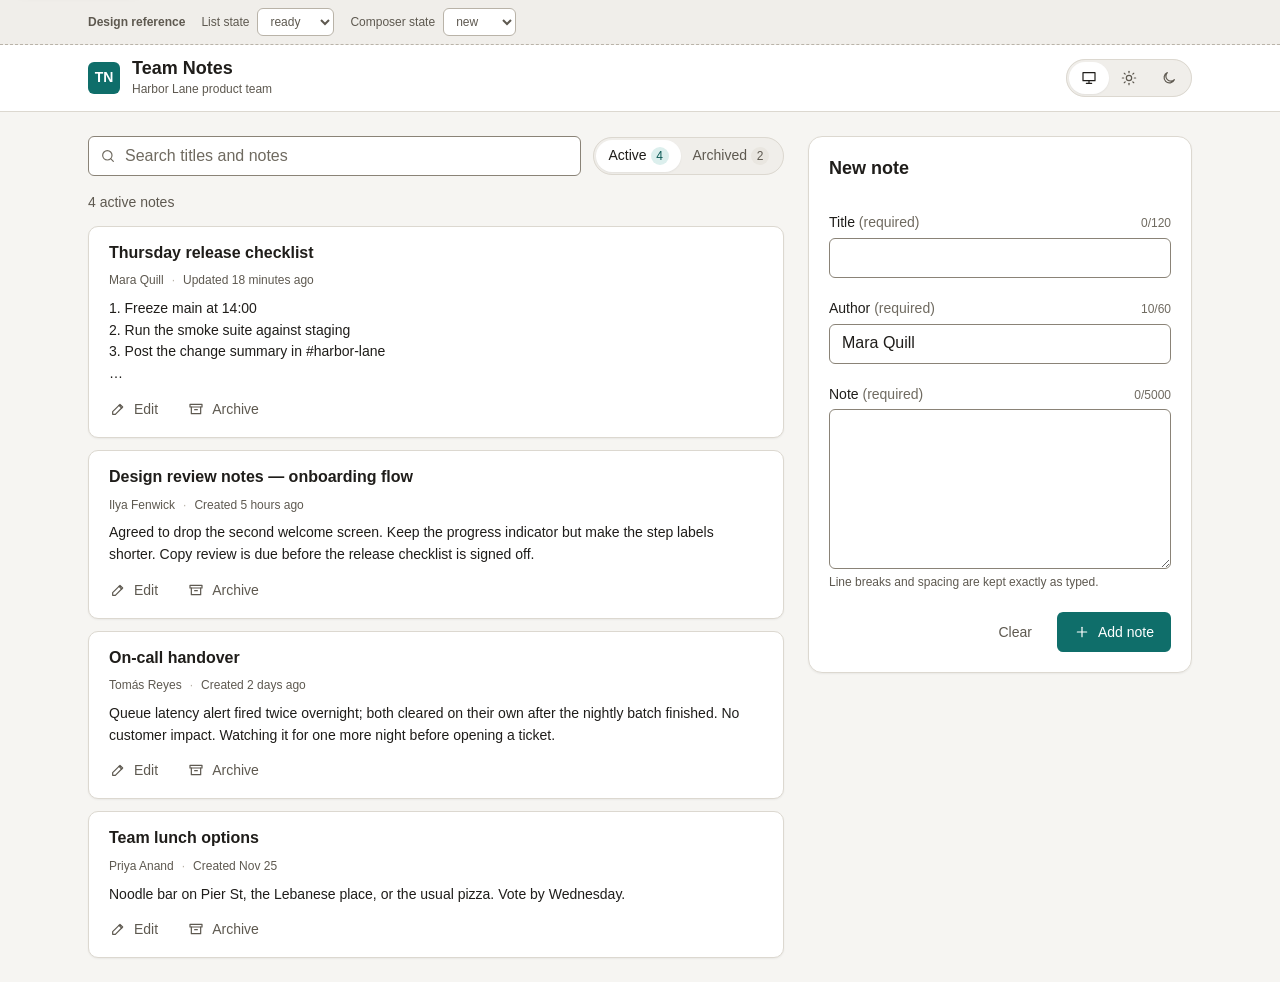
<file: web/reference.html>
<!doctype html>
<html lang="en">
  <head>
    <meta charset="utf-8" />
    <meta name="viewport" content="width=device-width, initial-scale=1" />
    <meta name="color-scheme" content="light dark" />
    <title>Team Notes — design reference</title>
    <link rel="icon" href="data:," />
    <script>
      // Apply the saved theme before first paint to avoid a flash (mirrors applyTheme in components.js).
      try {
        const t = localStorage.getItem("team-notes-theme");
        if (t === "light" || t === "dark") document.documentElement.setAttribute("data-theme", t);
      } catch {}
    </script>
    <link rel="stylesheet" href="styles.css" />
  </head>
  <body>
    <div id="app"></div>
    <noscript>Team Notes needs JavaScript enabled.</noscript>
    <script type="module" src="reference.js"></script>
  </body>
</html>
</file>
<file: web/styles.css>
/*
 * Team Notes — visual foundation.
 * Design authority: docs/design.md. All colour, type, spacing, radius and
 * motion values live in the token block below; components use only tokens.
 */

/* ---------- Tokens: light (default) ---------- */
:root {
  color-scheme: light;

  /* system-ui is deliberately omitted: on some Linux setups it maps to a CJK face without bold weights. */
  --font-sans: -apple-system, BlinkMacSystemFont, "Segoe UI", Roboto, "Noto Sans", "Helvetica Neue", Arial,
    "Liberation Sans", sans-serif;
  --font-mono: ui-monospace, "SFMono-Regular", Menlo, Consolas, monospace;

  --text-xs: 0.75rem;   /* 12 */
  --text-sm: 0.875rem;  /* 14 */
  --text-md: 1rem;      /* 16 */
  --text-lg: 1.125rem;  /* 18 */
  --text-xl: 1.375rem;  /* 22 */
  --leading-tight: 1.3;
  --leading-body: 1.55;
  --weight-regular: 400;
  --weight-medium: 500;
  --weight-semibold: 600;

  --space-1: 0.25rem;
  --space-2: 0.5rem;
  --space-3: 0.75rem;
  --space-4: 1rem;
  --space-5: 1.25rem;
  --space-6: 1.5rem;
  --space-8: 2rem;
  --space-10: 2.5rem;

  --radius-sm: 6px;
  --radius-md: 10px;
  --radius-lg: 14px;
  --radius-pill: 999px;

  --layout-max: 72rem;
  --layout-aside: 24rem;
  --control-height: 2.5rem;

  --duration-fast: 120ms;
  --duration-base: 180ms;
  --ease: cubic-bezier(0.2, 0, 0, 1);

  /* Neutral surfaces (slightly warm) */
  --color-bg: #f6f5f2;
  --color-surface: #ffffff;
  --color-surface-muted: #f0eeea;
  --color-surface-sunken: #e9e6e0;
  --color-selected: #ffffff;
  --color-border: #dcd8d0;
  --color-border-strong: #b9b3a8;
  --color-border-input: #8a8377; /* ≥3:1 against surface for form-control boundaries */
  --color-text: #1f1d1a;
  --color-text-muted: #5e5950;
  --color-text-subtle: #6f6a60;

  /* Accent (deep teal) */
  --color-accent: #0f6e6a;
  --color-accent-hover: #0b5955;
  --color-accent-soft: #dcefed;
  --color-accent-text: #0b5955;
  --color-on-accent: #ffffff;

  /* Status */
  --color-danger: #b42318;
  --color-danger-hover: #93190f;
  --color-danger-soft: #fdecea;
  --color-success: #1d7a46;
  --color-success-soft: #e3f4ea;
  --color-warning: #8a5a00;
  --color-warning-soft: #fdf3dc;
  --color-info-soft: #e6eef8;
  --color-info: #1f5a9e;

  --color-focus: #2b6fd6;
  --focus-ring: 0 0 0 2px var(--color-surface), 0 0 0 4px var(--color-focus);

  --shadow-sm: 0 1px 2px rgb(31 29 26 / 0.06);
  --shadow-md: 0 2px 8px rgb(31 29 26 / 0.08), 0 1px 2px rgb(31 29 26 / 0.06);

  --skeleton-a: #ece9e3;
  --skeleton-b: #f6f4f0;
}

/* ---------- Tokens: dark ---------- */
:root[data-theme="dark"] {
  color-scheme: dark;
  --color-bg: #141513;
  --color-surface: #1d1f1c;
  --color-surface-muted: #252824;
  --color-surface-sunken: #111210;
  --color-selected: #3a3e37;
  --color-border: #343832;
  --color-border-strong: #4d534b;
  --color-border-input: #71786e;
  --color-text: #ecebe6;
  --color-text-muted: #b4b2aa;
  --color-text-subtle: #9f9d95;
  --color-accent: #4fbdb5;
  --color-accent-hover: #6fd0c8;
  --color-accent-soft: #1a3533;
  --color-accent-text: #7fd6cf;
  --color-on-accent: #0b1a19;
  --color-danger: #f0857a;
  --color-danger-hover: #f6a39a;
  --color-danger-soft: #3a1f1c;
  --color-success: #6fcf97;
  --color-success-soft: #19301f;
  --color-warning: #e7b75a;
  --color-warning-soft: #352a14;
  --color-info-soft: #1b2a3d;
  --color-info: #8ab8ef;
  --color-focus: #7fb0ff;
  --shadow-sm: 0 1px 2px rgb(0 0 0 / 0.4);
  --shadow-md: 0 2px 10px rgb(0 0 0 / 0.45);
  --skeleton-a: #262924;
  --skeleton-b: #30332e;
}

/* "system" (no explicit choice) follows the OS preference. Keep in sync with the block above. */
@media (prefers-color-scheme: dark) {
  :root:not([data-theme="light"]):not([data-theme="dark"]) {
    color-scheme: dark;
    --color-bg: #141513;
    --color-surface: #1d1f1c;
    --color-surface-muted: #252824;
    --color-surface-sunken: #111210;
    --color-selected: #3a3e37;
    --color-border: #343832;
    --color-border-strong: #4d534b;
    --color-border-input: #71786e;
    --color-text: #ecebe6;
    --color-text-muted: #b4b2aa;
    --color-text-subtle: #9f9d95;
    --color-accent: #4fbdb5;
    --color-accent-hover: #6fd0c8;
    --color-accent-soft: #1a3533;
    --color-accent-text: #7fd6cf;
    --color-on-accent: #0b1a19;
    --color-danger: #f0857a;
    --color-danger-hover: #f6a39a;
    --color-danger-soft: #3a1f1c;
    --color-success: #6fcf97;
    --color-success-soft: #19301f;
    --color-warning: #e7b75a;
    --color-warning-soft: #352a14;
    --color-info-soft: #1b2a3d;
    --color-info: #8ab8ef;
    --color-focus: #7fb0ff;
    --shadow-sm: 0 1px 2px rgb(0 0 0 / 0.4);
    --shadow-md: 0 2px 10px rgb(0 0 0 / 0.45);
    --skeleton-a: #262924;
    --skeleton-b: #30332e;
  }
}

/* ---------- Base ---------- */
*,
*::before,
*::after {
  box-sizing: border-box;
}

html {
  -webkit-text-size-adjust: 100%;
}

body {
  margin: 0;
  min-height: 100vh;
  background: var(--color-bg);
  color: var(--color-text);
  font-family: var(--font-sans);
  font-size: var(--text-md);
  line-height: var(--leading-body);
}

h1,
h2,
h3,
p {
  margin: 0;
}

button,
input,
textarea,
select {
  font: inherit;
  color: inherit;
}

:focus-visible {
  outline: none;
  box-shadow: var(--focus-ring);
}

.tn-visually-hidden {
  position: absolute !important;
  width: 1px;
  height: 1px;
  padding: 0;
  margin: -1px;
  overflow: hidden;
  clip: rect(0 0 0 0);
  white-space: nowrap;
  border: 0;
}

.tn-skip-link {
  position: absolute;
  left: var(--space-4);
  top: -3rem;
  z-index: 10;
  padding: var(--space-2) var(--space-4);
  background: var(--color-surface);
  color: var(--color-text);
  border-radius: var(--radius-sm);
  box-shadow: var(--shadow-md);
}

.tn-skip-link:focus {
  top: var(--space-2);
}

@media (prefers-reduced-motion: reduce) {
  *,
  *::before,
  *::after {
    animation-duration: 0.01ms !important;
    transition-duration: 0.01ms !important;
  }
}

/* ---------- Shell ---------- */
.tn-shell {
  min-height: 100vh;
  display: flex;
  flex-direction: column;
}

.tn-header {
  border-bottom: 1px solid var(--color-border);
  background: var(--color-surface);
}

.tn-header__inner {
  max-width: var(--layout-max);
  margin: 0 auto;
  padding: var(--space-3) var(--space-6);
  display: flex;
  align-items: center;
  gap: var(--space-4);
}

.tn-brand {
  display: flex;
  align-items: center;
  gap: var(--space-3);
  min-width: 0;
  margin-right: auto;
}

.tn-brand__mark {
  flex: none;
  width: 2rem;
  height: 2rem;
  border-radius: var(--radius-sm);
  background: var(--color-accent);
  color: var(--color-on-accent);
  display: grid;
  place-items: center;
  font-weight: var(--weight-semibold);
  font-size: var(--text-sm);
}

.tn-brand__title {
  font-size: var(--text-lg);
  font-weight: var(--weight-semibold);
  line-height: var(--leading-tight);
}

.tn-brand__subtitle {
  font-size: var(--text-xs);
  color: var(--color-text-muted);
}

.tn-main {
  flex: 1;
  width: 100%;
  max-width: var(--layout-max);
  margin: 0 auto;
  padding: var(--space-6);
  display: grid;
  grid-template-columns: minmax(0, 1fr) var(--layout-aside);
  grid-template-areas: "list aside";
  gap: var(--space-6);
  align-items: start;
  /* Keep auto rows at content height; flex:1 must not stretch them apart. */
  align-content: start;
}

.tn-main__list {
  grid-area: list;
  display: flex;
  flex-direction: column;
  gap: var(--space-4);
  min-width: 0;
}

.tn-main__aside {
  grid-area: aside;
  position: sticky;
  top: var(--space-6);
  display: flex;
  flex-direction: column;
  gap: var(--space-4);
}

/* The existing editor is a disclosure on narrow screens; closing keeps its DOM/draft. */
.tn-main__aside[hidden] { display: none; }
.tn-editor-open { align-self: flex-start; }
.tn-editor-actions { display: flex; align-items: center; gap: var(--space-2); }
.tn-button.tn-editor-close { display: none; }

/* Tablet & phone: notes first; the editor occupies the top row only while open. */
@media (max-width: 56rem) {
  .tn-main {
    grid-template-columns: minmax(0, 1fr);
    grid-template-areas:
      "aside"
      "list";
    padding: var(--space-5) var(--space-5);
    gap: var(--space-5);
  }

  .tn-main__aside {
    position: static;
  }

  .tn-button.tn-editor-close { display: inline-flex; }
  .tn-main:has(.tn-main__aside[hidden]) { grid-template-areas: "list"; }
}

@media (max-width: 36rem) {
  .tn-header__inner {
    padding: var(--space-3) var(--space-4);
  }

  .tn-brand__subtitle {
    display: none;
  }

  .tn-main {
    padding: var(--space-4);
    gap: var(--space-4);
  }
}

/* ---------- Panel ---------- */
.tn-panel {
  background: var(--color-surface);
  border: 1px solid var(--color-border);
  border-radius: var(--radius-lg);
  box-shadow: var(--shadow-sm);
  padding: var(--space-5);
}

.tn-panel__header {
  display: flex;
  align-items: baseline;
  justify-content: space-between;
  gap: var(--space-3);
  margin-bottom: var(--space-4);
}

.tn-panel__title {
  font-size: var(--text-lg);
  font-weight: var(--weight-semibold);
  line-height: var(--leading-tight);
}

@media (max-width: 36rem) {
  .tn-panel {
    padding: var(--space-4);
  }
}

/* ---------- Buttons ---------- */
.tn-button {
  display: inline-flex;
  align-items: center;
  justify-content: center;
  gap: var(--space-2);
  min-height: var(--control-height);
  padding: 0 var(--space-4);
  border: 1px solid transparent;
  border-radius: var(--radius-sm);
  font-size: var(--text-sm);
  font-weight: var(--weight-medium);
  line-height: 1;
  white-space: nowrap;
  cursor: pointer;
  text-decoration: none;
  transition: background-color var(--duration-fast) var(--ease),
    border-color var(--duration-fast) var(--ease), color var(--duration-fast) var(--ease);
}

.tn-button--primary {
  background: var(--color-accent);
  color: var(--color-on-accent);
}

.tn-button--primary:hover:not(:disabled) {
  background: var(--color-accent-hover);
}

.tn-button--secondary {
  background: var(--color-surface);
  border-color: var(--color-border-input);
  color: var(--color-text);
}

.tn-button--secondary:hover:not(:disabled) {
  background: var(--color-surface-muted);
}

.tn-button--ghost {
  background: transparent;
  color: var(--color-text-muted);
}

.tn-button--ghost:hover:not(:disabled) {
  background: var(--color-surface-muted);
  color: var(--color-text);
}

.tn-button--danger {
  background: transparent;
  color: var(--color-danger);
}

.tn-button--danger:hover:not(:disabled) {
  background: var(--color-danger-soft);
  color: var(--color-danger-hover);
}

.tn-button--sm {
  min-height: 2rem;
  padding: 0 var(--space-3);
}

.tn-button:disabled,
.tn-button[aria-disabled="true"] {
  opacity: 0.55;
  cursor: not-allowed;
}

.tn-button[aria-busy="true"] {
  cursor: progress;
}

.tn-button__icon {
  width: 1rem;
  height: 1rem;
  flex: none;
}

.tn-spinner {
  width: 0.9rem;
  height: 0.9rem;
  border: 2px solid currentColor;
  border-right-color: transparent;
  border-radius: 50%;
  animation: tn-spin 700ms linear infinite;
}

@keyframes tn-spin {
  to {
    transform: rotate(360deg);
  }
}

/* ---------- Theme control (segmented radio group) ---------- */
.tn-segmented {
  display: inline-flex;
  margin: 0;
  padding: 2px;
  border: 1px solid var(--color-border);
  border-radius: var(--radius-pill);
  background: var(--color-surface-muted);
  min-inline-size: 0;
}

.tn-segmented__option {
  position: relative;
}

.tn-segmented__option input {
  position: absolute;
  inset: 0;
  opacity: 0;
  margin: 0;
  cursor: pointer;
}

.tn-segmented__option > span {
  display: inline-flex;
  align-items: center;
  gap: var(--space-1);
  min-height: 2rem;
  padding: 0 var(--space-3);
  border-radius: var(--radius-pill);
  font-size: var(--text-sm);
  font-weight: var(--weight-medium);
  color: var(--color-text-muted);
  white-space: nowrap;
  transition: background-color var(--duration-fast) var(--ease), color var(--duration-fast) var(--ease);
}

.tn-segmented__option input:hover + span {
  color: var(--color-text);
}

.tn-segmented__option input:checked + span {
  background: var(--color-selected);
  color: var(--color-text);
  box-shadow: var(--shadow-sm);
}

.tn-segmented__option input:focus-visible + span {
  box-shadow: var(--focus-ring);
}

.tn-segmented__count {
  min-width: 1.125rem;
  padding: 0 0.3rem;
  border-radius: var(--radius-pill);
  background: var(--color-surface-sunken);
  color: var(--color-text-muted);
  font-size: var(--text-xs);
  line-height: 1.125rem;
  text-align: center;
}

.tn-segmented__option input:checked + span .tn-segmented__count {
  background: var(--color-accent-soft);
  color: var(--color-accent-text);
}

.tn-theme-toggle__label {
  display: none;
}

@media (max-width: 36rem) {
  .tn-theme-toggle .tn-segmented__option > span {
    padding: 0 var(--space-2);
  }
}

/* ---------- Toolbar: search + status filter ---------- */
.tn-toolbar {
  display: flex;
  flex-wrap: wrap;
  align-items: center;
  gap: var(--space-3);
}

.tn-search {
  position: relative;
  flex: 1 1 16rem;
  min-width: 0;
}

.tn-search__icon {
  position: absolute;
  left: var(--space-3);
  top: 50%;
  width: 1rem;
  height: 1rem;
  transform: translateY(-50%);
  color: var(--color-text-subtle);
  pointer-events: none;
}

.tn-search .tn-input {
  padding-left: calc(var(--space-3) + 1rem + var(--space-2));
}

.tn-toolbar__status {
  font-size: var(--text-sm);
  color: var(--color-text-muted);
}

@media (max-width: 36rem) {
  .tn-toolbar .tn-segmented {
    width: 100%;
  }

  .tn-toolbar .tn-segmented__option {
    flex: 1;
  }

  .tn-toolbar .tn-segmented__option > span {
    width: 100%;
    justify-content: center;
  }
}

/* ---------- Form fields ---------- */
.tn-form {
  display: flex;
  flex-direction: column;
  gap: var(--space-4);
}

.tn-field {
  display: flex;
  flex-direction: column;
  gap: var(--space-1);
}

.tn-field__top {
  display: flex;
  align-items: baseline;
  justify-content: space-between;
  gap: var(--space-2);
}

.tn-label {
  font-size: var(--text-sm);
  font-weight: var(--weight-medium);
}

.tn-label__required {
  color: var(--color-text-subtle);
  font-weight: var(--weight-regular);
}

.tn-counter {
  font-size: var(--text-xs);
  color: var(--color-text-subtle);
  font-variant-numeric: tabular-nums;
}

.tn-counter[data-over="true"] {
  color: var(--color-danger);
  font-weight: var(--weight-medium);
}

.tn-input,
.tn-textarea {
  width: 100%;
  min-height: var(--control-height);
  padding: var(--space-2) var(--space-3);
  border: 1px solid var(--color-border-input);
  border-radius: var(--radius-sm);
  background: var(--color-surface);
  color: var(--color-text);
  font-size: var(--text-md);
  line-height: var(--leading-tight);
  transition: border-color var(--duration-fast) var(--ease);
}

.tn-textarea {
  min-height: 6rem;
  block-size: 10rem;
  line-height: var(--leading-body);
  resize: vertical;
}

/* Narrow layouts: keep the composer compact so notes stay visible above the fold. */
@media (max-width: 56rem) {
  .tn-textarea {
    block-size: 7.5rem;
  }
}

.tn-input::placeholder,
.tn-textarea::placeholder {
  color: var(--color-text-subtle);
}

.tn-input:hover,
.tn-textarea:hover {
  border-color: var(--color-text-subtle);
}

.tn-input:focus-visible,
.tn-textarea:focus-visible {
  border-color: var(--color-focus);
}

.tn-input[aria-invalid="true"],
.tn-textarea[aria-invalid="true"] {
  border-color: var(--color-danger);
}

.tn-input:disabled,
.tn-textarea:disabled {
  background: var(--color-surface-muted);
  cursor: not-allowed;
}

.tn-input[type="search"]::-webkit-search-cancel-button {
  cursor: pointer;
}

.tn-field__hint {
  font-size: var(--text-xs);
  color: var(--color-text-muted);
}

.tn-field__error {
  display: flex;
  gap: var(--space-1);
  font-size: var(--text-sm);
  color: var(--color-danger);
}

.tn-form__actions {
  display: flex;
  flex-wrap: wrap;
  justify-content: flex-end;
  gap: var(--space-2);
}

/* ---------- Feedback: banner / toast ---------- */
.tn-banner {
  display: flex;
  align-items: flex-start;
  gap: var(--space-3);
  padding: var(--space-3) var(--space-4);
  border-radius: var(--radius-md);
  border: 1px solid transparent;
  font-size: var(--text-sm);
}

.tn-banner__body {
  flex: 1;
  min-width: 0;
}

.tn-banner__title {
  font-weight: var(--weight-semibold);
}

.tn-banner__actions {
  display: flex;
  gap: var(--space-2);
  flex: none;
}

.tn-banner--info {
  background: var(--color-info-soft);
  color: var(--color-info);
  border-color: color-mix(in srgb, var(--color-info) 25%, transparent);
}

.tn-banner--success {
  background: var(--color-success-soft);
  color: var(--color-success);
  border-color: color-mix(in srgb, var(--color-success) 25%, transparent);
}

.tn-banner--warning {
  background: var(--color-warning-soft);
  color: var(--color-warning);
  border-color: color-mix(in srgb, var(--color-warning) 25%, transparent);
}

.tn-banner--error {
  background: var(--color-danger-soft);
  color: var(--color-danger);
  border-color: color-mix(in srgb, var(--color-danger) 25%, transparent);
}

.tn-banner .tn-button--ghost {
  color: inherit;
}

.tn-toast-region {
  position: fixed;
  left: 50%;
  bottom: var(--space-6);
  z-index: 20;
  width: min(28rem, calc(100% - 2 * var(--space-4)));
  transform: translateX(-50%);
  display: flex;
  flex-direction: column;
  gap: var(--space-2);
  pointer-events: none;
}

.tn-toast {
  pointer-events: auto;
  display: flex;
  align-items: center;
  gap: var(--space-3);
  padding: var(--space-3) var(--space-4);
  border-radius: var(--radius-md);
  background: var(--color-text);
  color: var(--color-bg);
  box-shadow: var(--shadow-md);
  font-size: var(--text-sm);
  animation: tn-toast-in var(--duration-base) var(--ease);
}

.tn-toast__message {
  flex: 1;
}

.tn-toast .tn-button {
  color: inherit;
  border-color: transparent;
  background: transparent;
  text-decoration: underline;
  text-underline-offset: 2px;
}

.tn-toast .tn-button:focus-visible {
  box-shadow: 0 0 0 2px var(--color-focus);
}

@keyframes tn-toast-in {
  from {
    opacity: 0;
    transform: translateY(0.5rem);
  }
}

/* ---------- Note list & cards ---------- */
.tn-note-list {
  list-style: none;
  margin: 0;
  padding: 0;
  display: grid;
  gap: var(--space-3);
}

.tn-note-card {
  position: relative;
  display: flex;
  flex-direction: column;
  gap: var(--space-2);
  padding: var(--space-4) var(--space-5);
  background: var(--color-surface);
  border: 1px solid var(--color-border);
  border-radius: var(--radius-md);
  box-shadow: var(--shadow-sm);
  transition: border-color var(--duration-fast) var(--ease), box-shadow var(--duration-fast) var(--ease);
}

.tn-note-card:hover {
  border-color: var(--color-border-strong);
}

.tn-note-card[aria-current="true"] {
  border-color: var(--color-accent);
  box-shadow: 0 0 0 1px var(--color-accent), var(--shadow-sm);
}

.tn-note-card--archived {
  background: var(--color-surface-muted);
  box-shadow: none;
}

.tn-note-card__head {
  display: flex;
  align-items: flex-start;
  justify-content: space-between;
  gap: var(--space-3);
}

.tn-note-card__title {
  font-size: var(--text-md);
  font-weight: var(--weight-semibold);
  line-height: var(--leading-tight);
  overflow-wrap: anywhere;
}

.tn-note-card__meta {
  display: flex;
  flex-wrap: wrap;
  align-items: center;
  gap: var(--space-1) var(--space-2);
  font-size: var(--text-xs);
  color: var(--color-text-muted);
}

.tn-note-card__meta-sep {
  color: var(--color-border-strong);
}

.tn-note-card__body {
  font-size: var(--text-sm);
  color: var(--color-text);
  white-space: pre-wrap;
  overflow-wrap: anywhere;
  display: -webkit-box;
  -webkit-box-orient: vertical;
  -webkit-line-clamp: 4;
  line-clamp: 4;
  overflow: hidden;
}

.tn-note-card__actions {
  display: flex;
  flex-wrap: wrap;
  gap: var(--space-1);
  margin-left: calc(-1 * var(--space-3));
  margin-bottom: calc(-1 * var(--space-1));
}

.tn-badge {
  display: inline-flex;
  align-items: center;
  flex: none;
  padding: 0.1rem var(--space-2);
  border-radius: var(--radius-pill);
  background: var(--color-surface-sunken);
  color: var(--color-text-muted);
  font-size: var(--text-xs);
  font-weight: var(--weight-medium);
}

.tn-badge--accent {
  background: var(--color-accent-soft);
  color: var(--color-accent-text);
}

mark.tn-highlight {
  background: var(--color-warning-soft);
  color: inherit;
  border-radius: 2px;
  padding: 0 1px;
  box-shadow: inset 0 -2px 0 color-mix(in srgb, var(--color-warning) 55%, transparent);
}

.tn-note-list-wrap {
  display: flex;
  flex-direction: column;
  gap: var(--space-3);
}

/* Loading skeleton */
.tn-note-card--skeleton {
  pointer-events: none;
}

.tn-skeleton {
  display: block;
  height: 0.8rem;
  border-radius: var(--radius-sm);
  background: linear-gradient(90deg, var(--skeleton-a) 25%, var(--skeleton-b) 50%, var(--skeleton-a) 75%);
  background-size: 200% 100%;
  animation: tn-shimmer 1.4s ease-in-out infinite;
}

.tn-skeleton--title {
  height: 1rem;
  width: 45%;
}

.tn-skeleton--meta {
  width: 30%;
  height: 0.65rem;
}

.tn-skeleton--line {
  width: 100%;
}

.tn-skeleton--short {
  width: 70%;
}

@keyframes tn-shimmer {
  from {
    background-position: 200% 0;
  }
  to {
    background-position: -200% 0;
  }
}

/* Empty / error placeholder */
.tn-empty {
  display: flex;
  flex-direction: column;
  align-items: center;
  gap: var(--space-2);
  padding: var(--space-10) var(--space-6);
  text-align: center;
  border: 1px dashed var(--color-border-strong);
  border-radius: var(--radius-md);
  background: var(--color-surface);
}

.tn-empty__icon {
  width: 2.25rem;
  height: 2.25rem;
  color: var(--color-text-subtle);
}

.tn-empty--error .tn-empty__icon {
  color: var(--color-danger);
}

.tn-empty__title {
  font-size: var(--text-md);
  font-weight: var(--weight-semibold);
}

.tn-empty__text {
  max-width: 28rem;
  font-size: var(--text-sm);
  color: var(--color-text-muted);
}

.tn-empty .tn-button {
  margin-top: var(--space-2);
}

/* ---------- Reference-page only helpers ---------- */
.tn-ref-bar {
  border-bottom: 1px dashed var(--color-border-strong);
  background: var(--color-surface-muted);
  font-size: var(--text-xs);
  color: var(--color-text-muted);
}

.tn-ref-bar__inner {
  max-width: var(--layout-max);
  margin: 0 auto;
  padding: var(--space-2) var(--space-6);
  display: flex;
  flex-wrap: wrap;
  align-items: center;
  gap: var(--space-2) var(--space-4);
}

.tn-ref-bar label {
  display: inline-flex;
  align-items: center;
  gap: var(--space-2);
}

.tn-ref-bar select {
  min-height: 1.75rem;
  border: 1px solid var(--color-border-strong);
  border-radius: var(--radius-sm);
  background: var(--color-surface);
  padding: 0 var(--space-2);
  font-size: var(--text-xs);
}

@media (max-width: 36rem) {
  .tn-ref-bar__inner {
    padding: var(--space-2) var(--space-4);
  }
}
</file>
